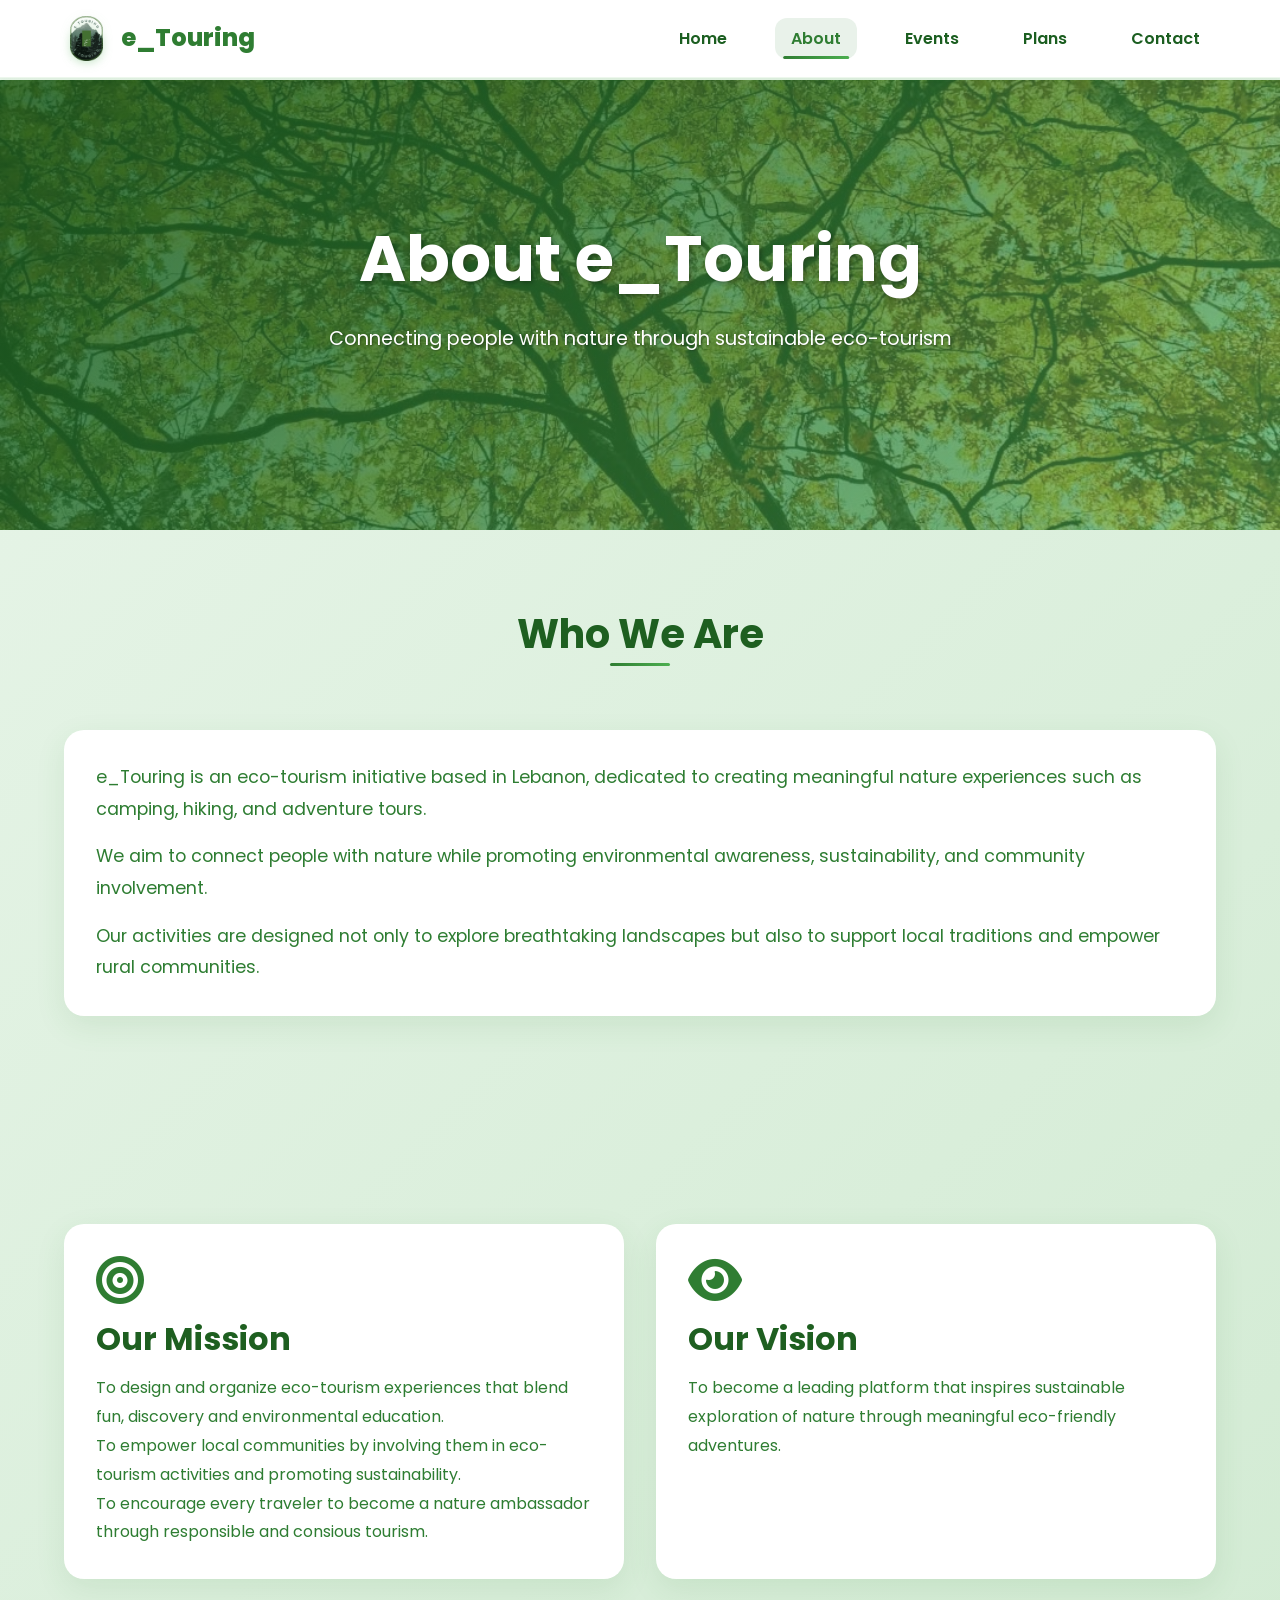
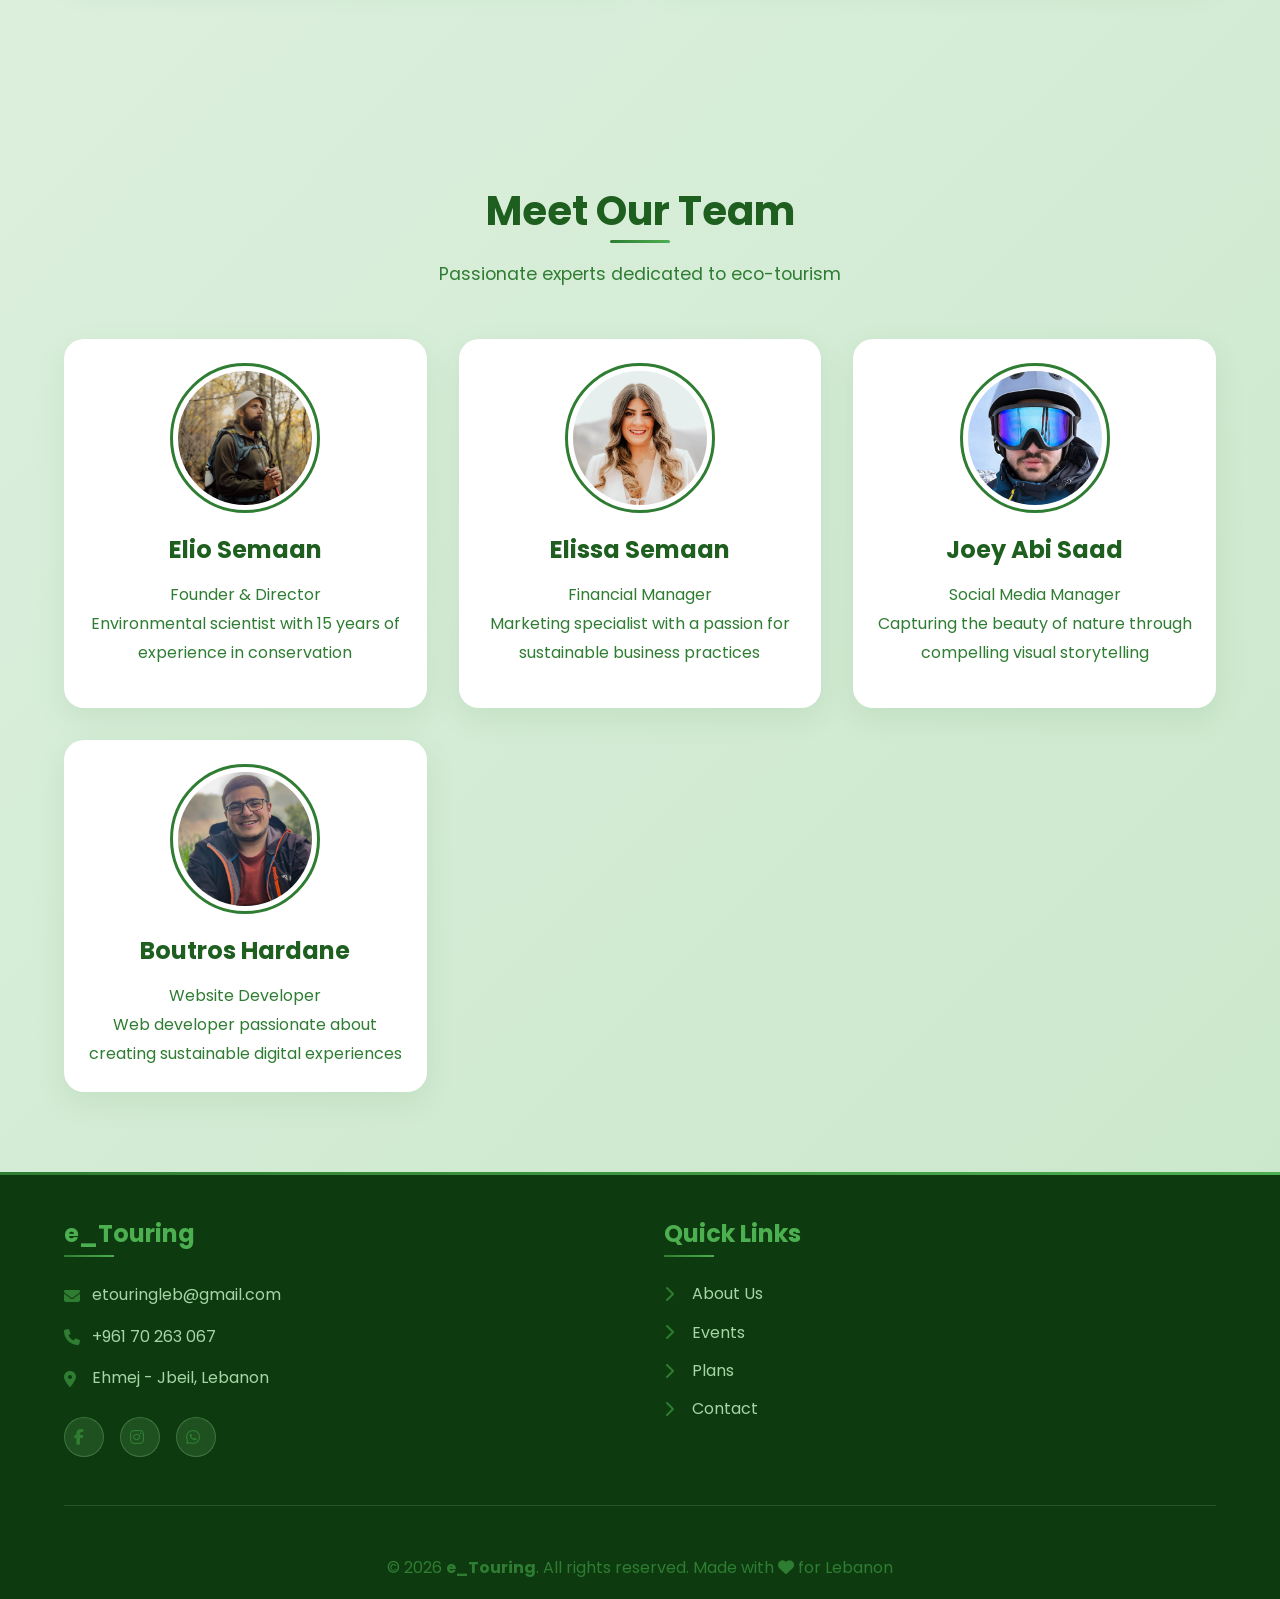
<file: about.html>
﻿<!DOCTYPE html>
<html lang="en">

<head>
    <meta charset="UTF-8">
    <meta name="viewport" content="width=device-width, initial-scale=1.0">
    <title>e_Touring | About Us</title>

    <!-- Font Awesome -->
    <link rel="stylesheet" href="https://cdnjs.cloudflare.com/ajax/libs/font-awesome/6.5.0/css/all.min.css">

    <!-- Google Fonts -->
    <link href="https://fonts.googleapis.com/css2?family=Poppins:wght@300;400;500;600;700&display=swap"
        rel="stylesheet">

    <!-- AOS Animation -->
    <link href="https://unpkg.com/aos@2.3.1/dist/aos.css" rel="stylesheet">

    <!-- Custom CSS -->
    <link rel="stylesheet" href="css/style.css">

    <style>
        .mission-vision {
            display: grid;
            grid-template-columns: 1fr 1fr;
            gap: 2rem;
            margin: 3rem 0;
        }

        .team-grid {
            display: grid;
            grid-template-columns: repeat(auto-fit, minmax(280px, 1fr));
            gap: 2rem;
            margin-top: 3rem;
        }

        .team-member {
            text-align: center;
        }

        .team-member img {
            width: 150px;
            height: 150px;
            border-radius: 50%;
            object-fit: cover;
            margin-bottom: 1rem;
            border: 3px solid var(--primary);
            padding: 5px;
        }

        .values-list {
            display: grid;
            grid-template-columns: repeat(auto-fit, minmax(200px, 1fr));
            gap: 1.5rem;
            margin: 2rem 0;
        }

        .value-item {
            text-align: center;
            padding: 2rem;
            background: var(--white);
            border-radius: var(--border-radius);
            box-shadow: var(--shadow);
        }

        .value-item i {
            font-size: 2.5rem;
            color: var(--primary);
            margin-bottom: 1rem;
        }

        @media (max-width: 768px) {
            .mission-vision {
                grid-template-columns: 1fr;
            }
        }
    </style>
</head>

<body>
    <header>
        <nav>
            <div class="logo">
                <img src="images/logo.png" alt="e-Touring Logo">
                <span>e_Touring</span>
            </div>
            <div class="menu-btn">☰</div>
            <div class="nav-links">
                <a href="index.html">Home</a>
                <a href="about.html" class="active">About</a>
                <a href="events_page.html">Events</a>
                <a href="plans_pages.html">Plans</a>
                <a href="contact_us_page.html">Contact</a>
            </div>
        </nav>
    </header>

    <main>
        <!-- Hero Section -->
        <section class="hero" style="height: 50vh; min-height: 300px;" data-aos="fade-in">
            <img src="images/about.jpeg"
                alt="Lebanon Mountains" loading="lazy">
            <div class="hero-content">
                <h1>About e_Touring</h1>
                <p>Connecting people with nature through sustainable eco-tourism</p>
            </div>
        </section>

        <!-- Who We Are -->
        <section class="section">
            <div class="section-title" data-aos="fade-up">
                <h2>Who We Are</h2>
            </div>
            <div class="card p-4" data-aos="fade-up">
                <p style="font-size: 1.1rem; line-height: 1.8;">
                    e_Touring is an eco-tourism initiative based in Lebanon, dedicated to creating meaningful nature
                    experiences such as
                    camping, hiking, and adventure tours.
                </p>

                <p style="font-size: 1.1rem; line-height: 1.8; margin-top: 1rem;">
                    We aim to connect people with nature while promoting environmental awareness, sustainability, and
                    community
                    involvement. </p>
                    <p style="font-size: 1.1rem; line-height: 1.8; margin-top: 1rem;">Our activities are designed not only to explore breathtaking landscapes but also to
                    support local
                    traditions and empower rural communities.
                </p>
            </div>
        </section>

        <!-- Mission & Vision -->
        <section class="section">
            <div class="mission-vision">
                <div class="card p-4" data-aos="fade-right">
                    <i class="fas fa-bullseye" style="font-size: 3rem; color: var(--primary); margin-bottom: 1rem;"></i>
                    <h3>Our Mission</h3>
                    <p>To design and organize eco-tourism experiences that blend fun, discovery and environmental education.</p>
                    <p>To empower local communities by involving them in eco-tourism activities and promoting sustainability.</p>
                    <p>To encourage every traveler to become a nature ambassador through responsible and consious tourism.</p>
                </div>
                <div class="card p-4" data-aos="fade-left">
                    <i class="fas fa-eye" style="font-size: 3rem; color: var(--primary); margin-bottom: 1rem;"></i>
                    <h3>Our Vision</h3>
                    <p> To become a leading platform that inspires sustainable exploration of nature through meaningful eco-friendly adventures.</p>
                </div>
            </div>
        </section>

        <!-- Our Team -->
        <section class="section">
            <div class="section-title" data-aos="fade-up">
                <h2>Meet Our Team</h2>
                <p>Passionate experts dedicated to eco-tourism</p>
            </div>
            <div class="team-grid">
                <div class="team-member card p-3" data-aos="fade-up" data-aos-delay="100">
                    <img src="images/elio.jpeg" alt="Team Member">
                    <h4>Elio Semaan</h4>
                    <p class="text-primary">Founder & Director</p>
                    <p>Environmental scientist with 15 years of experience in conservation</p>
                </div>
                <div class="team-member card p-3" data-aos="fade-up" data-aos-delay="200">
                    <img src="images/elissa.jpeg" alt="Team Member">
                    <h4>Elissa Semaan</h4>
                    <p class="text-primary">Financial Manager</p>
                    <p>Marketing specialist with a passion for sustainable business practices</p>
                    <div class="social-links" style="justify-content: center; margin-top: 1rem;">
                    </div>
                </div>
                <div class="team-member card p-3" data-aos="fade-up" data-aos-delay="300">
                    <img src="images/joey.jpeg" alt="Team Member">
                    <h4>Joey Abi Saad</h4>
                    <p class="text-primary">Social Media Manager</p>
                    <p>Capturing the beauty of nature through compelling visual storytelling</p>
                </div><div class="team-member card p-3" data-aos="fade-up" data-aos-delay="300">
                    <img src="images/boutros.jpg" alt="Team Member">
                    <h4>Boutros Hardane</h4>
                    <p class="text-primary">Website Developer</p>
                    <p>Web developer passionate about creating sustainable digital experiences</p>
                </div>
            </div>
        </section>

    <footer>
        <div class="footer-content">
            <div class="footer-section">
                <h4>e_Touring</h4>
                <p>
                    <i class="fas fa-envelope"></i>
                    <a href="mailto:etouringleb@gmail.com">etouringleb@gmail.com</a>
                </p>

                <p>
                    <i class="fas fa-phone"></i>
                    <a href="tel:+96170263067">+961 70 263 067</a>
                </p>
                <p><i class="fas fa-location-dot"></i> Ehmej - Jbeil, Lebanon</p>
                <div class="social-links">
                    <a href="#" aria-label="Facebook"><i class="fab fa-facebook-f"></i></a>
                    <a href="https://www.instagram.com/e_touring_?igsh=MXhhd24xaDJueTU4cA==" aria-label="Instagram"><i class="fab fa-instagram"></i></a>
                    <a href="https://whatsapp.com/channel/0029VbBjT8wEKyZH0PKo1I3C" aria-label="WhatsApp"><i class="fab fa-whatsapp"></i></a>
                </div>
            </div>
            <div class="footer-section">
                <h4>Quick Links</h4>
                <ul class="footer-links">
                    <li><a href="about.html"><i class="fas fa-chevron-right"></i> About Us</a></li>
                    <li><a href="events_page.html"><i class="fas fa-chevron-right"></i> Events</a></li>
                    <li><a href="plans_pages.html"><i class="fas fa-chevron-right"></i> Plans</a></li>
                    <li><a href="contact_us_page.html"><i class="fas fa-chevron-right"></i> Contact</a></li>
                </ul>
            </div>
        </div>
        <div class="footer-bottom">
            <p>© 2026 <strong>e_Touring</strong>. All rights reserved. Made with <i class="fas fa-heart"
                    style="color: var(--primary);"></i> for Lebanon</p>
        </div>
    </footer>

    <script src="https://unpkg.com/aos@2.3.1/dist/aos.js"></script>
    <script src="js/script.js"></script>
</body>

</html>
</file>
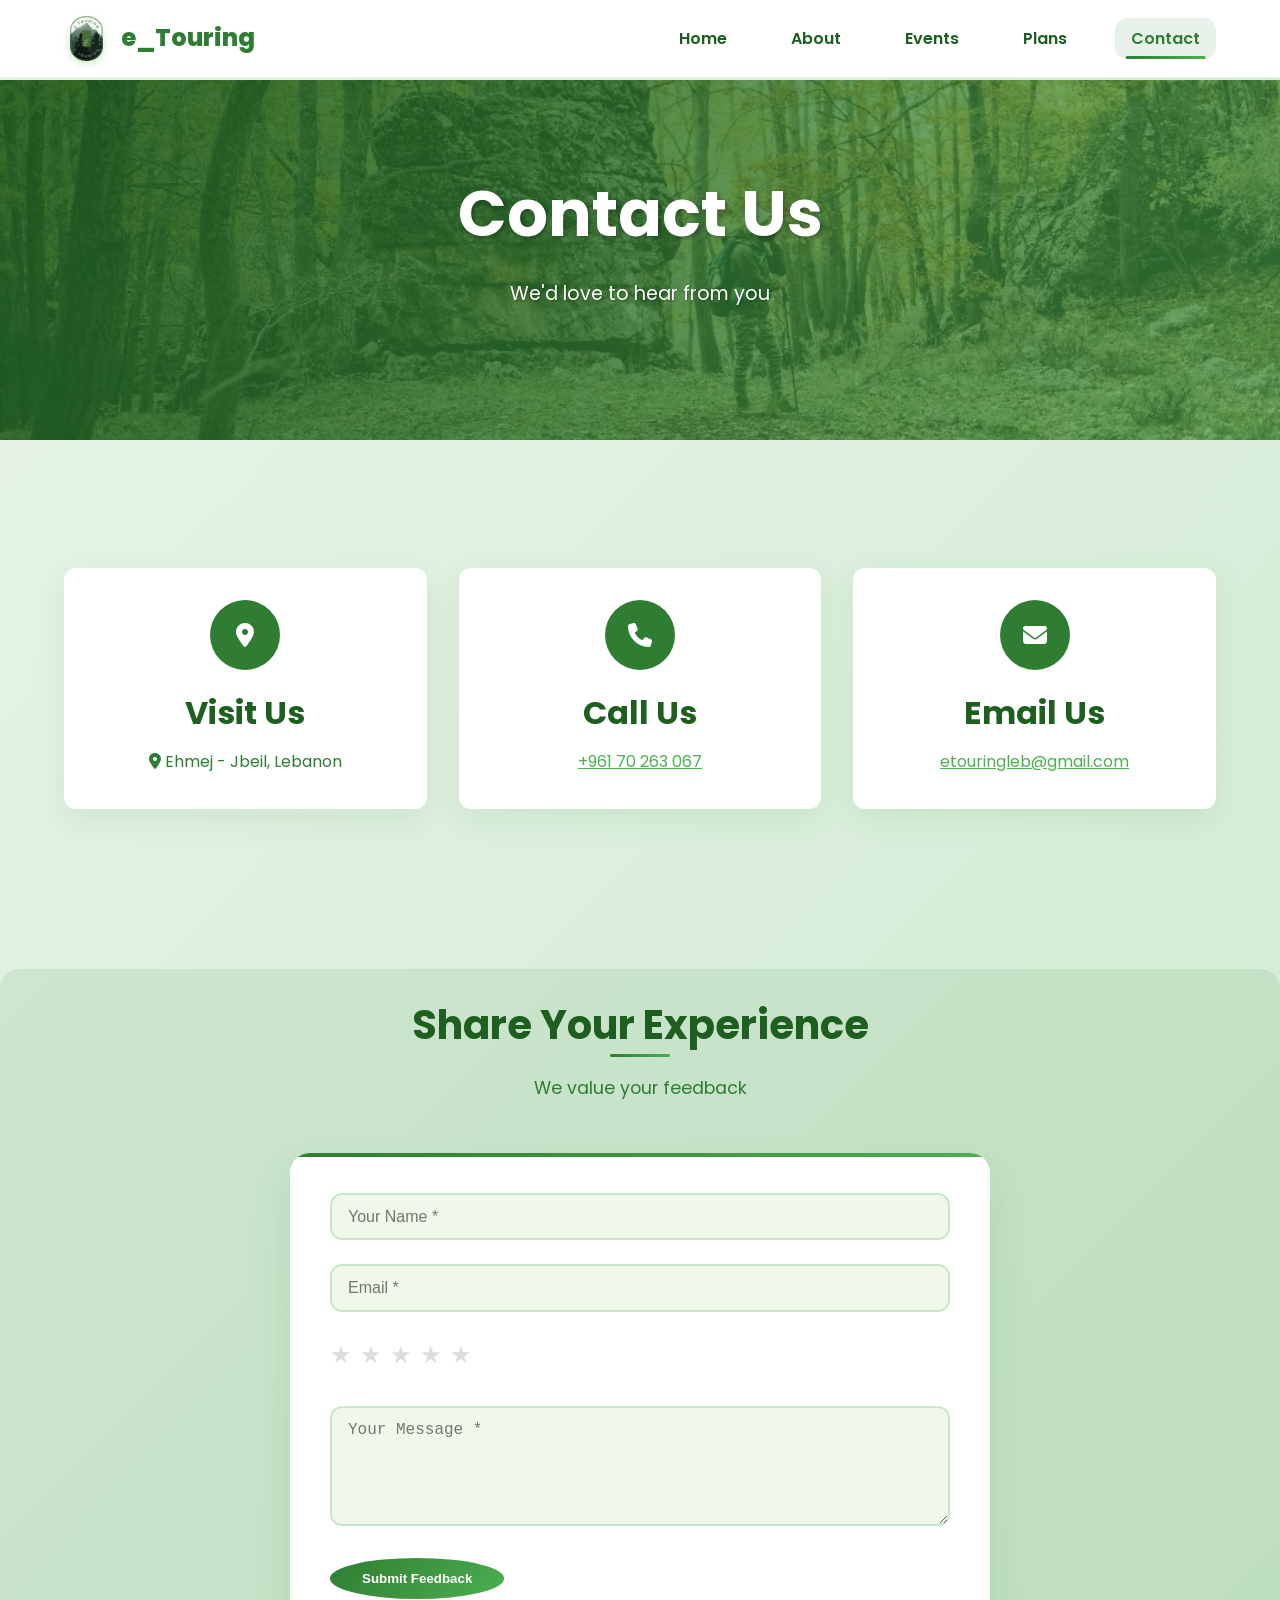
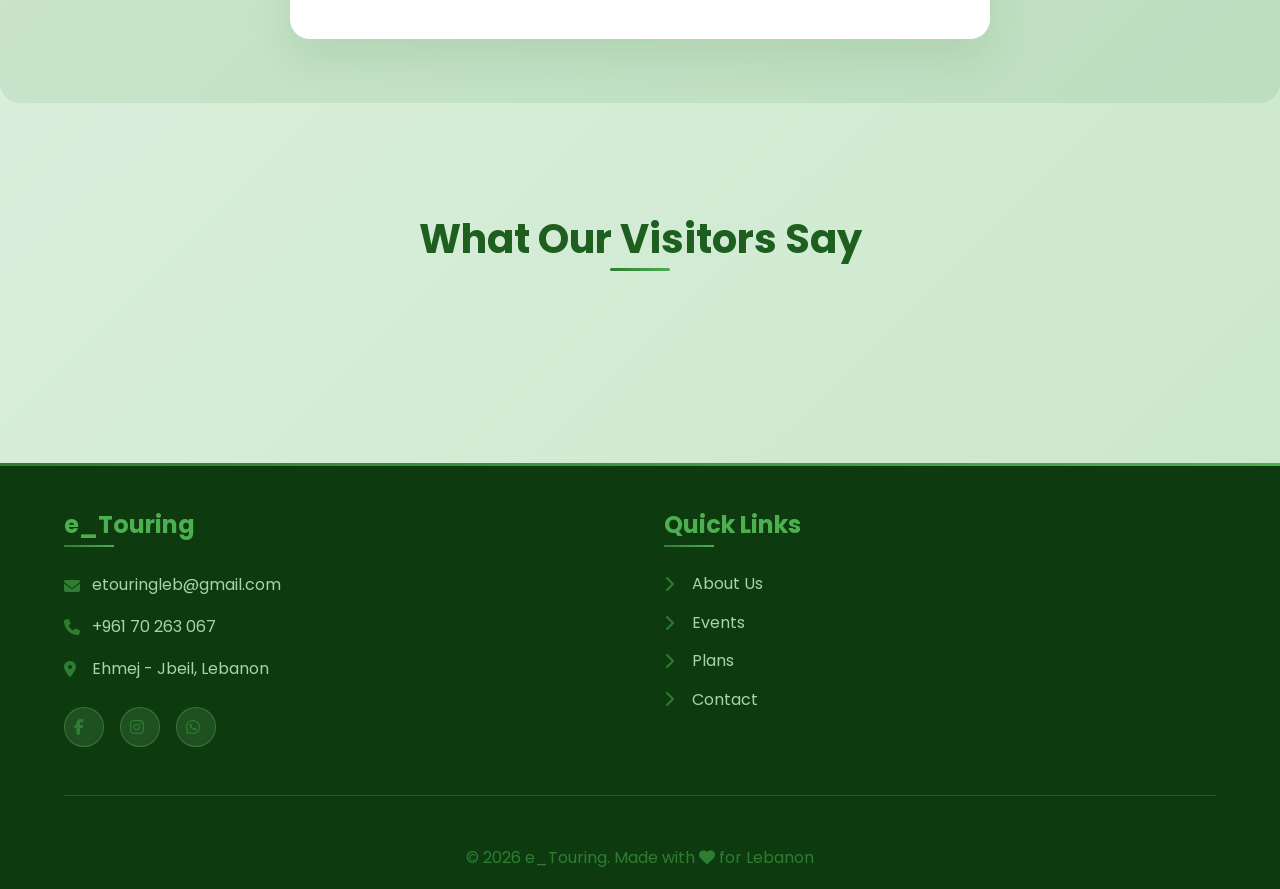
<file: contact_us_page.html>
﻿<!DOCTYPE html>
<html lang="en">

<head>
    <meta charset="UTF-8">
    <meta name="viewport" content="width=device-width, initial-scale=1.0">
    <title>e_Touring | Contact</title>
    <link rel="icon" type="image/png" href="images/logo.png">
    <link rel="stylesheet" href="https://cdnjs.cloudflare.com/ajax/libs/font-awesome/6.5.0/css/all.min.css">
    <link href="https://fonts.googleapis.com/css2?family=Poppins:wght@300;400;500;600;700&display=swap"
        rel="stylesheet">
    <link href="https://unpkg.com/aos@2.3.1/dist/aos.css" rel="stylesheet">
    <link rel="stylesheet" href="css/style.css">
    <style>
        .contact-info {
            display: grid;
            grid-template-columns: repeat(auto-fit, minmax(250px, 1fr));
            gap: 2rem;
            margin: 3rem 0;
        }

        .contact-card {
            background: white;
            padding: 2rem;
            border-radius: 12px;
            text-align: center;
            box-shadow: var(--shadow);
        }

        .contact-icon {
            width: 70px;
            height: 70px;
            background: var(--primary);
            color: white;
            border-radius: 50%;
            display: flex;
            align-items: center;
            justify-content: center;
            margin: 0 auto 1.5rem;
            font-size: 1.5rem;
        }

        .feedback-section {
            background: var(--primary-bg);
            border-radius: 20px;
            padding: 2rem;
            margin: 2rem 0;
        }

        .volunteer-section {
            background: var(--primary-bg);
            border-radius: 20px;
            padding: 2rem;
            margin: 2rem 0;
        }

        .rating-input {
            display: flex;
            gap: 0.5rem;
            flex-direction: row-reverse;
            justify-content: flex-end;
        }

        .rating-input input {
            display: none;
        }

        .rating-input label {
            font-size: 1.5rem;
            color: #ddd;
            cursor: pointer;
        }

        .rating-input label:hover,
        .rating-input label:hover~label,
        .rating-input input:checked~label {
            color: #ffc107;
        }
    </style>
</head>

<body>
    <header>
        <nav>
            <div class="logo"><img src="images/logo.png"><span>e_Touring</span></div>
            <div class="menu-btn">☰</div>
            <div class="nav-links">
                <a href="index.html">Home</a><a href="about.html">About</a>
                <a href="events_page.html">Events</a><a href="plans_pages.html">Plans</a>
                <a href="contact_us_page.html" class="active">Contact</a>
            </div>
        </nav>
    </header>

    <main>
        <!-- ✅ Fixed -->
        <section class="hero" style="height: 40vh; min-height: 300px;">
            <img src="images/contact.jpeg">
            <div class="hero-content">
                <h1>Contact Us</h1>
                <p>We'd love to hear from you</p>
            </div>
        </section>

        <section class="section">
            <div class="contact-info">
                <div class="contact-card">
                    <div class="contact-icon"><i class="fas fa-map-marker-alt"></i></div>
                    <h3>Visit Us</h3>
                    <p><i class="fas fa-location-dot"></i> <a href="https://maps.app.goo.gl/HGbHQkasbUuaYS6r9"
                            target="_blank" style="color: inherit; text-decoration: none;">Ehmej - Jbeil, Lebanon</a>
                    </p>
                </div>
                <div class="contact-card">
                    <div class="contact-icon"><i class="fas fa-phone"></i></div>
                    <h3>Call Us</h3>
                    <p><a href="tel:+96170263067" style="color: var(--primary-light);">+961 70 263 067</a></p>
                </div>
                <div class="contact-card">
                    <div class="contact-icon"><i class="fas fa-envelope"></i></div>
                    <h3>Email Us</h3>
                    <p><a href="mailto:etouringleb@gmail.com" style="color: var(--primary-light);">etouringleb@gmail.com</a></p>
                </div>
            </div>
        </section>

        <section class="feedback-section">
            <div class="section-title">
                <h2>Share Your Experience</h2>
                <p>We value your feedback</p>
            </div>
            <div class="form-container" style="max-width: 700px;">
                <form id="feedbackForm">
                    <div class="form-group"><input type="text" id="fbName" placeholder="Your Name *"
                            class="form-control" required></div>
                    <div class="form-group"><input type="email" id="fbEmail" placeholder="Email *" class="form-control"
                            required></div>
                    <div class="form-group">
                        <div class="rating-input">
                            <input type="radio" name="rating" value="5" id="star5"><label for="star5">★</label>
                            <input type="radio" name="rating" value="4" id="star4"><label for="star4">★</label>
                            <input type="radio" name="rating" value="3" id="star3"><label for="star3">★</label>
                            <input type="radio" name="rating" value="2" id="star2"><label for="star2">★</label>
                            <input type="radio" name="rating" value="1" id="star1"><label for="star1">★</label>
                        </div>
                    </div>
                    <div class="form-group"><textarea id="fbMessage" rows="4" placeholder="Your Message *"
                            class="form-control" required></textarea></div>
                    <button type="submit" class="btn">Submit Feedback</button>
                </form>
                <div id="feedbackMessage" style="display:none"></div>
            </div>
        </section>

        <section class="section">
            <div class="section-title">
                <h2>What Our Visitors Say</h2>
            </div>
            <div id="feedbackList" class="testimonials"></div>
        </section>
    </main>

    <footer>
        <div class="footer-content">
            <div class="footer-section">
                <h4>e_Touring</h4>
                <p><i class="fas fa-envelope"></i> <a href="mailto:etouringleb@gmail.com">etouringleb@gmail.com</a></p>
                <p><i class="fas fa-phone"></i> <a href="tel:+96170263067">+961 70 263 067</a></p>
                <p><i class="fas fa-location-dot"></i> Ehmej - Jbeil, Lebanon</p>
                <div class="social-links">
                    <a href="#"><i class="fab fa-facebook-f"></i></a>
                    <a href="https://www.instagram.com/e_touring_?igsh=MXhhd24xaDJueTU4cA=="><i
                            class="fab fa-instagram"></i></a>
                    <a href="https://whatsapp.com/channel/0029VbBjT8wEKyZH0PKo1I3C"><i class="fab fa-whatsapp"></i></a>
                </div>
            </div>
            <div class="footer-section">
                <h4>Quick Links</h4>
                <ul class="footer-links">
                    <li><a href="about.html"><i class="fas fa-chevron-right"></i> About Us</a></li>
                    <li><a href="events_page.html"><i class="fas fa-chevron-right"></i> Events</a></li>
                    <li><a href="plans_pages.html"><i class="fas fa-chevron-right"></i> Plans</a></li>
                    <li><a href="contact_us_page.html"><i class="fas fa-chevron-right"></i> Contact</a></li>
                </ul>
            </div>
        </div>
        <div class="footer-bottom">
            <p>© 2026 e_Touring. Made with <i class="fas fa-heart"></i> for Lebanon</p>
        </div>
    </footer>

    <script src="https://unpkg.com/aos@2.3.1/dist/aos.js"></script>
    <script src="config.js"></script>
    <script src="js/script.js"></script>
    <script>
        async function loadPlansForVolunteerSelect() {
            const select = document.getElementById('volPlanSelect');
            if (!select) return;

            try {
                const res = await fetch(`${window.API_BASE_URL}/api/plans`);
                const plans = await res.json();
                if (!Array.isArray(plans) || plans.length === 0) return;

                const optionsHtml = plans
                    .filter(p => p && (p.name || p.title))
                    .map(p => {
                        const name = String(p.name || p.title);
                        const safe = escapeHtml(name);
                        return `<option value="${safe}">${safe}</option>`;
                    })
                    .join('');

                select.insertAdjacentHTML('beforeend', optionsHtml);
            } catch (e) {
                // UI only: leave default option.
            }
        }

        async function loadFeedback() {
            const res = await fetch(`${window.API_BASE_URL}/api/feedback`);
            const list = await res.json();
            document.getElementById('feedbackList').innerHTML = list.map(f => `
                <div class="testimonial-card"><p>"${escapeHtml(f.message)}"</p><div class="testimonial-author"><div><h4>${escapeHtml(f.name)}</h4><p>${'★'.repeat(f.rating)}${'☆'.repeat(5 - f.rating)}</p></div></div></div>
            `).join('');
        }

        document.getElementById('volunteerInterestForm')?.addEventListener('submit', (e) => {
            e.preventDefault();

            // Per requirement: draw the page only; save does nothing.
            const note = document.getElementById('volunteerNote');
            if (note) {
                note.style.display = 'block';
                note.style.background = 'rgba(255, 255, 255, 0.9)';
                note.style.borderRadius = '12px';
                note.style.padding = '0.75rem 1rem';
                note.style.boxShadow = 'var(--shadow-sm)';
                note.innerHTML = '<i class="fas fa-check-circle" style="color: var(--primary);"></i> Thanks. Your volunteer interest is noted (not submitted yet).';
                setTimeout(() => { note.style.display = 'none'; }, 4000);
            }

            e.target.reset();
        });

        document.getElementById('feedbackForm').addEventListener('submit', async (e) => {
            e.preventDefault();
            const rating = document.querySelector('input[name="rating"]:checked')?.value || 5;
            const res = await fetch(`${window.API_BASE_URL}/api/feedback`, {
                method: 'POST', headers: { 'Content-Type': 'application/json' },
                body: JSON.stringify({ name: document.getElementById('fbName').value, email: document.getElementById('fbEmail').value, rating: parseInt(rating), message: document.getElementById('fbMessage').value })
            });
            if (res.ok) { alert('Thank you! Your feedback will appear after approval.'); document.getElementById('feedbackForm').reset(); loadFeedback(); }
            else alert('Error submitting');
        });

        function escapeHtml(str) { if (!str) return ''; return str.replace(/[&<>]/g, m => m === '&' ? '&amp;' : m === '<' ? '&lt;' : '&gt;'); }
        loadFeedback();
        loadPlansForVolunteerSelect();
    </script>
</body>

</html>
</file>
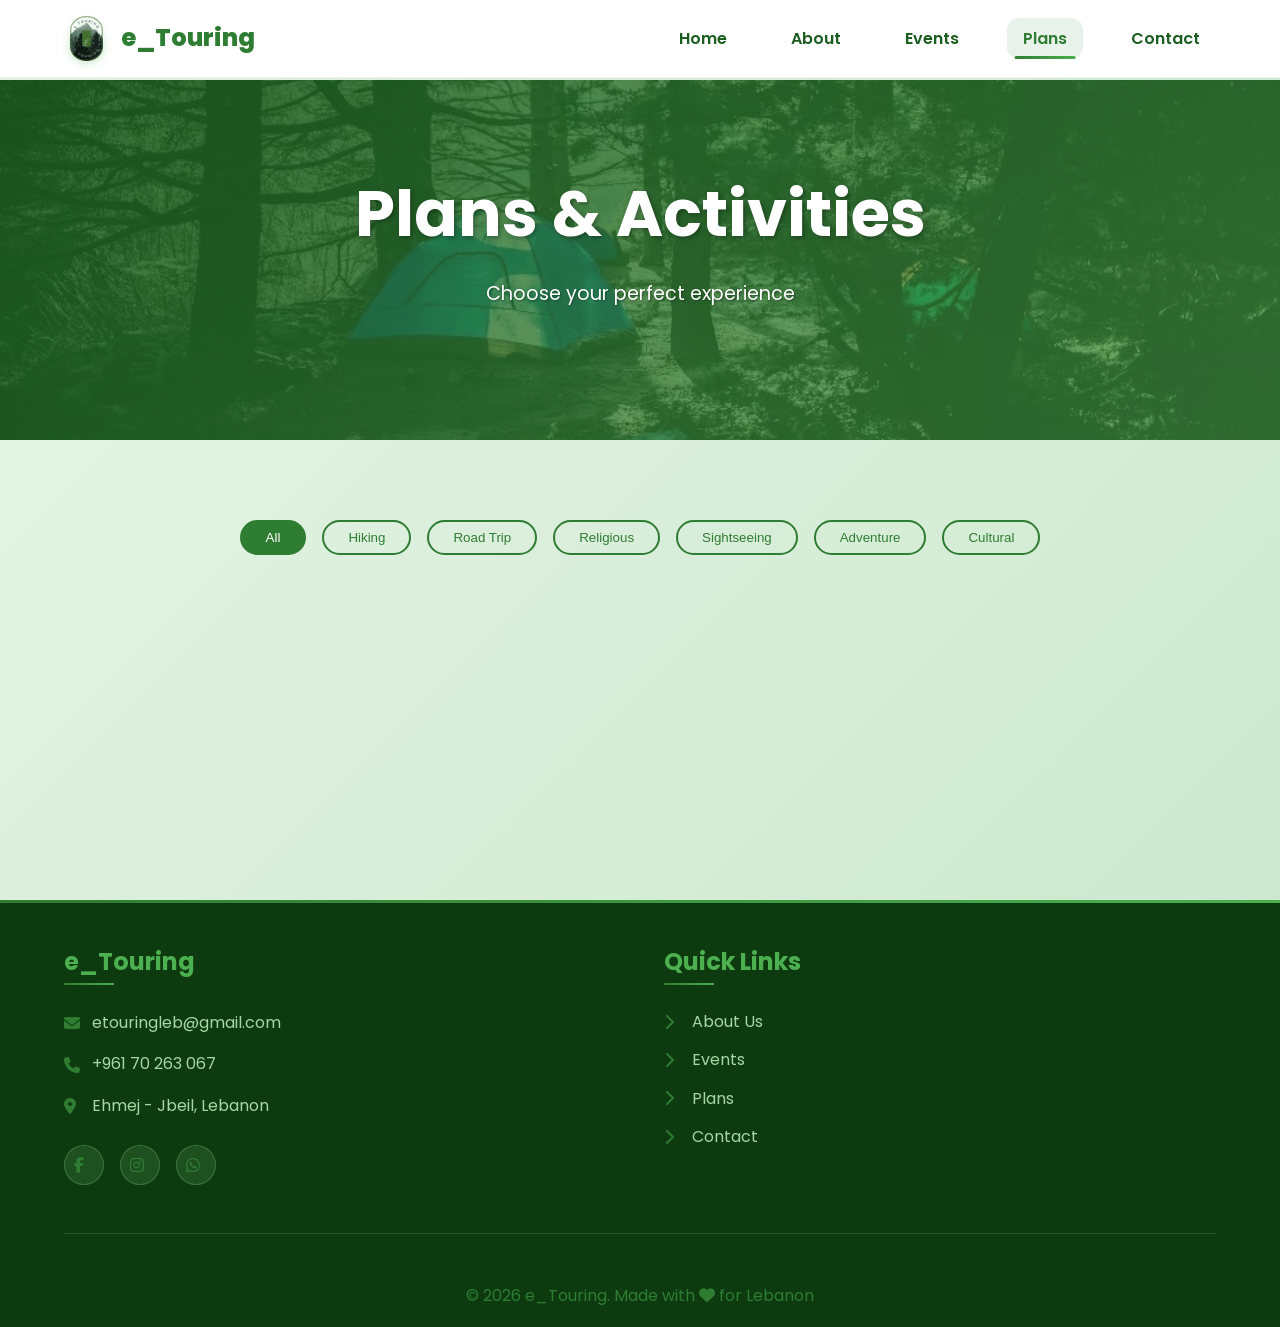
<file: plans_pages.html>
﻿<!DOCTYPE html>
<html lang="en">

<head>
    <meta charset="UTF-8">
    <meta name="viewport" content="width=device-width, initial-scale=1.0">
    <title>e_Touring | Plans</title>
    <link rel="icon" type="image/png" href="images/logo.png">
    <link rel="stylesheet" href="https://cdnjs.cloudflare.com/ajax/libs/font-awesome/6.5.0/css/all.min.css">
    <link href="https://fonts.googleapis.com/css2?family=Poppins:wght@300;400;500;600;700&display=swap"
        rel="stylesheet">
    <link href="https://unpkg.com/aos@2.3.1/dist/aos.css" rel="stylesheet">
    <link rel="stylesheet" href="css/style.css">
    <style>
        .filter-buttons {
            display: flex;
            justify-content: center;
            gap: 1rem;
            margin-bottom: 2rem;
            flex-wrap: wrap;
        }

        .filter-btn {
            padding: 0.5rem 1.5rem;
            border: 2px solid var(--primary);
            background: transparent;
            color: var(--primary);
            border-radius: 30px;
            cursor: pointer;
        }

        .filter-btn:hover,
        .filter-btn.active {
            background: var(--primary);
            color: white;
        }

        .plan-card {
            background: white;
            border-radius: 20px;
            overflow: hidden;
            box-shadow: var(--shadow);
            transition: all 0.3s;
            height: 100%;
        }

        .plan-img {
            width: 100%;
            height: 200px;
            object-fit: cover;
            display: block;
        }

        .plan-card:hover {
            transform: translateY(-5px);
            box-shadow: var(--shadow-lg);
        }

        .plan-icon {
            background: var(--primary-bg);
            padding: 1.5rem;
            text-align: center;
        }

        .plan-icon i {
            font-size: 2.5rem;
            color: var(--primary);
        }

        .plan-content {
            padding: 1.5rem;
        }

        .plan-features {
            list-style: none;
            margin: 1rem 0;
        }

        .plan-features li {
            padding: 0.25rem 0;
            display: flex;
            align-items: center;
            gap: 0.5rem;
        }

        .plan-features i {
            color: var(--primary);
        }
    </style>
</head>

<body>
    <header>
        <nav>
            <div class="logo"><img src="images/logo.png"><span>e_Touring</span></div>
            <div class="menu-btn">☰</div>
            <div class="nav-links">
                <a href="index.html">Home</a><a href="about.html">About</a>
                <a href="events_page.html">Events</a><a href="plans_pages.html" class="active">Plans</a>
                <a href="contact_us_page.html">Contact</a>
            </div>
        </nav>
    </header>

    <main>
        <section class="hero" style="height: 40vh; min-height: 300px;">
            <img src="images/plan.jpeg" alt="Plans">
            <div class="hero-content">
                <h1>Plans & Activities</h1>
                <p>Choose your perfect experience</p>
            </div>
        </section>

        <section class="section">
            <div class="filter-buttons" id="filterButtons">
                <button class="filter-btn active" data-category="all">All</button>
                <button class="filter-btn" data-category="Hiking">Hiking</button>
                <button class="filter-btn" data-category="Road trip">Road Trip</button>
                <button class="filter-btn" data-category="Religious Tour">Religious</button>
                <button class="filter-btn" data-category="Sightseeing">Sightseeing</button>
                <button class="filter-btn" data-category="Adventure">Adventure</button>
                <button class="filter-btn" data-category="Cultural">Cultural</button>
            </div>
            <div class="grid-3" id="plansGrid"></div>
        </section>
    </main>

    <footer>
        <div class="footer-content">
            <div class="footer-section">
                <h4>e_Touring</h4>
                <p><i class="fas fa-envelope"></i> <a href="mailto:etouringleb@gmail.com">etouringleb@gmail.com</a></p>
                <p><i class="fas fa-phone"></i> <a href="tel:+96170263067">+961 70 263 067</a></p>
                <p><i class="fas fa-location-dot"></i> Ehmej - Jbeil, Lebanon</p>
                <div class="social-links">
                    <a href="#"><i class="fab fa-facebook-f"></i></a>
                    <a href="https://www.instagram.com/e_touring_?igsh=MXhhd24xaDJueTU4cA=="><i
                            class="fab fa-instagram"></i></a>
                    <a href="https://whatsapp.com/channel/0029VbBjT8wEKyZH0PKo1I3C"><i class="fab fa-whatsapp"></i></a>
                </div>
            </div>
            <div class="footer-section">
                <h4>Quick Links</h4>
                <ul class="footer-links">
                    <li><a href="about.html"><i class="fas fa-chevron-right"></i> About Us</a></li>
                    <li><a href="events_page.html"><i class="fas fa-chevron-right"></i> Events</a></li>
                    <li><a href="plans_pages.html"><i class="fas fa-chevron-right"></i> Plans</a></li>
                    <li><a href="contact_us_page.html"><i class="fas fa-chevron-right"></i> Contact</a></li>
                </ul>
            </div>
        </div>
        <div class="footer-bottom">
            <p>© 2026 e_Touring. Made with <i class="fas fa-heart"></i> for Lebanon</p>
        </div>
    </footer>

    <script src="https://unpkg.com/aos@2.3.1/dist/aos.js"></script>
    <script src="config.js"></script>
    <script src="js/script.js"></script>
    <script>
        let allPlans = [];
        function bookViaWhatsApp(planName) { window.open(`https://wa.me/96170263067?text=${encodeURIComponent('Hello! Interested in: ' + planName)}`, '_blank'); }

        async function loadPlans() {
            const res = await fetch(`${window.API_BASE_URL}/api/plans`);
            allPlans = await res.json();
            renderPlans('all');
        }

        function renderPlans(category) {
            let filtered = category === 'all' ? allPlans : allPlans.filter(p => p.category === category);
            const container = document.getElementById('plansGrid');
            if (filtered.length === 0) { container.innerHTML = '<p class="text-center">No plans found</p>'; return; }

            function resolvePublicImageUrl(url) {
                if (!url) return '';
                if (/^https?:\/\//i.test(url)) return url;
                if (String(url).startsWith('/uploads/')) return `${window.API_BASE_URL}${url}`;
                return url;
            }

            container.innerHTML = filtered.map(plan => `
                <div class="plan-card">
                    ${plan.image ? `<img class="plan-img" src="${resolvePublicImageUrl(plan.image)}" alt="${escapeHtml(plan.name)}" loading="lazy">` : ''}
                    <div class="plan-icon"><i class="fas ${getIcon(plan.category)}"></i></div>
                    <div class="plan-content">
                        <h3>${escapeHtml(plan.name)}</h3>
                        <p><i class="fas fa-map-marker-alt"></i> ${plan.location || 'Lebanon'}</p>
                        <p><i class="fas fa-clock"></i> ${plan.duration || 'Flexible'}</p>
                        <ul class="plan-features">${plan.features?.slice(0, 3).map(f => `<li><i class="fas fa-check-circle"></i> ${escapeHtml(f)}</li>`).join('') || ''}</ul>
                        <button class="btn" onclick="bookViaWhatsApp('${escapeHtml(plan.name)}')"><i class="fab fa-whatsapp"></i> Inquire</button>
                    </div>
                </div>
            `).join('');
        }

        function getIcon(cat) {
            const icons = { 'Hiking': 'fa-hiking', 'Road trip': 'fa-car', 'Religious Tour': 'fa-church', 'Sightseeing': 'fa-landmark', 'Adventure': 'fa-mountain', 'Cultural': 'fa-mask' };
            return icons[cat] || 'fa-tree';
        }

        function escapeHtml(str) { if (!str) return ''; return str.replace(/[&<>]/g, m => m === '&' ? '&amp;' : m === '<' ? '&lt;' : '&gt;'); }

        document.querySelectorAll('.filter-btn').forEach(btn => {
            btn.addEventListener('click', function () {
                document.querySelectorAll('.filter-btn').forEach(b => b.classList.remove('active'));
                this.classList.add('active');
                renderPlans(this.dataset.category);
            });
        });

        loadPlans();
    </script>
</body>

</html>
</file>
<file: css/style.css>
/* ===== CSS RESET & GREEN PALETTE VARIABLES ===== */
:root {
    /* Primary Green Colors */
    --primary: #2f7d32;
    --primary-dark: #1e5f20;
    --primary-light: #4caf50;
    --primary-bg: rgba(47, 125, 50, 0.1);
    --primary-gradient: linear-gradient(135deg, #2f7d32 0%, #4caf50 100%);
    --primary-gradient-light: linear-gradient(135deg, #4caf50 0%, #81c784 100%);

    /* Secondary Green/Gold Colors */
    --secondary: #ffb74d;
    --secondary-dark: #f57c00;
    --secondary-light: #ffe0b2;
    --accent: #66bb6a;
    --accent-dark: #43a047;
    --accent-light: #81c784;

    /* Earthy & Green Neutrals */
    --dark: #1b5e20;
    --darker: #0d3b0f;
    --forest: #2e7d32;
    --mint: #c8e6c9;
    --sage: #a5d6a7;
    --olive: #558b2f;
    --tea: #dcedc8;
    --honey: #fff8e1;

    /* Light Backgrounds */
    --gray: #f1f8e9;
    --gray-light: #f9fbe7;
    --gray-dark: #7cb342;
    --white: #ffffff;
    --cream: #fef9e7;
    --soft-green: #e8f5e9;

    /* Shadows - Green Tinted */
    --shadow-sm: 0 2px 4px rgba(46, 125, 50, 0.05);
    --shadow: 0 10px 30px rgba(46, 125, 50, 0.1);
    --shadow-md: 0 5px 15px rgba(46, 125, 50, 0.08);
    --shadow-lg: 0 20px 40px rgba(46, 125, 50, 0.12);
    --shadow-xl: 0 30px 60px rgba(46, 125, 50, 0.15);
    --shadow-hover: 0 15px 40px rgba(76, 175, 80, 0.25);
    --shadow-primary: 0 5px 20px rgba(76, 175, 80, 0.35);
    --shadow-inset: inset 0 2px 4px rgba(46, 125, 50, 0.05);

    /* Borders */
    --border-radius-sm: 8px;
    --border-radius: 12px;
    --border-radius-md: 16px;
    --border-radius-lg: 20px;
    --border-radius-xl: 30px;
    --border-radius-full: 50%;

    /* Transitions */
    --transition-fast: all 0.2s ease;
    --transition: all 0.3s ease;
    --transition-slow: all 0.5s ease;
    --transition-bounce: all 0.4s cubic-bezier(0.68, -0.55, 0.265, 1.55);

    /* Typography */
    --font-primary: 'Poppins', sans-serif;

    /* Layout */
    --container-width: 1400px;
    --header-height: 80px;
    --section-spacing: 5rem;
}

* {
    margin: 0;
    padding: 0;
    box-sizing: border-box;
}

html {
    scroll-behavior: smooth;
    overflow-x: hidden;
}

body {
    font-family: var(--font-primary);
    background: linear-gradient(135deg, #e8f5e9 0%, #c8e6c9 100%);
    color: var(--dark);
    line-height: 1.6;
    min-height: 100vh;
    overflow-x: hidden;
    position: relative;
}

/* ===== CUSTOM SCROLLBAR - Green Theme ===== */
::-webkit-scrollbar {
    width: 10px;
    height: 10px;
}

::-webkit-scrollbar-track {
    background: var(--gray);
    border-radius: 10px;
}

::-webkit-scrollbar-thumb {
    background: var(--primary-gradient);
    border-radius: 10px;
    transition: var(--transition);
}

::-webkit-scrollbar-thumb:hover {
    background: var(--primary-dark);
}

/* ===== SELECTION STYLING ===== */
::selection {
    background: var(--primary);
    color: var(--white);
}

::-moz-selection {
    background: var(--primary);
    color: var(--white);
}

/* ===== TYPOGRAPHY ===== */
h1,
h2,
h3,
h4,
h5,
h6 {
    font-weight: 700;
    line-height: 1.2;
    margin-bottom: 1rem;
    color: var(--primary-dark);
}

h1 {
    font-size: clamp(2rem, 5vw, 3.5rem);
}

h2 {
    font-size: clamp(1.75rem, 4vw, 2.5rem);
}

h3 {
    font-size: clamp(1.5rem, 3vw, 2rem);
}

h4 {
    font-size: clamp(1.25rem, 2.5vw, 1.5rem);
}

p {
    color: var(--forest);
    line-height: 1.8;
}

/* ===== HEADER & NAVIGATION ===== */
header {
    background: rgba(255, 255, 255, 0.98);
    backdrop-filter: blur(10px);
    box-shadow: var(--shadow-sm);
    position: fixed;
    width: 100%;
    top: 0;
    z-index: 1000;
    transition: var(--transition);
    border-bottom: 1px solid rgba(76, 175, 80, 0.1);
}

header.scrolled {
    box-shadow: var(--shadow);
    background: rgba(255, 255, 255, 0.98);
    border-bottom-color: var(--primary-light);
}

nav {
    display: flex;
    justify-content: space-between;
    align-items: center;
    padding: 1rem 5%;
    max-width: var(--container-width);
    margin: 0 auto;
}

.logo {
    display: flex;
    align-items: center;
    gap: 12px;
    font-size: 1.5rem;
    font-weight: 800;
    color: var(--primary);
    transition: var(--transition-bounce);
}

.logo img {
    width: 45px;
    height: 45px;
    object-fit: contain;
    filter: drop-shadow(0 2px 5px rgba(76, 175, 80, 0.3));
    animation: float 3s ease-in-out infinite;
}

@keyframes float {

    0%,
    100% {
        transform: translateY(0);
    }

    50% {
        transform: translateY(-5px);
    }
}

.logo:hover {
    transform: scale(1.05);
}

.nav-links {
    display: flex;
    gap: 2rem;
}

.nav-links a {
    text-decoration: none;
    color: var(--dark);
    font-weight: 600;
    padding: 0.5rem 1rem;
    border-radius: var(--border-radius);
    transition: var(--transition);
    position: relative;
}

.nav-links a::before {
    content: '';
    position: absolute;
    bottom: 0;
    left: 50%;
    transform: translateX(-50%);
    width: 0;
    height: 3px;
    background: var(--primary-gradient);
    transition: var(--transition);
    border-radius: 3px;
}

.nav-links a:hover::before {
    width: 80%;
}

.nav-links a:hover {
    color: var(--primary);
    transform: translateY(-2px);
}

.nav-links a.active {
    color: var(--primary);
    background: var(--primary-bg);
}

.nav-links a.active::before {
    width: 80%;
}

.menu-btn {
    display: none;
    font-size: 1.8rem;
    cursor: pointer;
    color: var(--primary);
    transition: var(--transition);
}

.menu-btn:hover {
    transform: scale(1.1);
}

/* ===== MAIN CONTENT ===== */
main {
    margin-top: var(--header-height);
    min-height: calc(100vh - var(--header-height));
}

.section {
    padding: var(--section-spacing) 5%;
    max-width: var(--container-width);
    margin: 0 auto;
    position: relative;
}

.section-title {
    text-align: center;
    margin-bottom: 3rem;
    position: relative;
}

.section-title h2 {
    color: var(--primary-dark);
    margin-bottom: 1rem;
    position: relative;
    display: inline-block;
    padding-bottom: 0.5rem;
}

.section-title h2::after {
    content: '';
    position: absolute;
    bottom: 0;
    left: 50%;
    transform: translateX(-50%);
    width: 60px;
    height: 3px;
    background: linear-gradient(90deg, var(--primary), var(--primary-light));
    border-radius: 3px;
    animation: expandWidth 0.6s ease;
}

@keyframes expandWidth {
    from {
        width: 0;
        opacity: 0;
    }

    to {
        width: 60px;
        opacity: 1;
    }
}

.section-title p {
    color: var(--forest);
    font-size: 1.1rem;
    max-width: 600px;
    margin: 0 auto;
}

/* ===== BUTTONS ===== */
.btn {
    display: inline-flex;
    align-items: center;
    justify-content: center;
    gap: 10px;
    padding: 0.8rem 2rem;
    background: var(--primary-gradient);
    color: var(--white);
    border: none;
    border-radius: var(--border-radius-full);
    font-weight: 600;
    text-decoration: none;
    transition: var(--transition);
    cursor: pointer;
    position: relative;
    overflow: hidden;
    z-index: 1;
}

.btn::before {
    content: '';
    position: absolute;
    top: 50%;
    left: 50%;
    width: 0;
    height: 0;
    border-radius: 50%;
    background: rgba(255, 255, 255, 0.3);
    transform: translate(-50%, -50%);
    transition: width 0.6s, height 0.6s;
    z-index: -1;
}

.btn:hover::before {
    width: 300px;
    height: 300px;
}

.btn:hover {
    transform: translateY(-3px);
    box-shadow: var(--shadow-primary);
}

.btn:active {
    transform: translateY(0);
}

.btn-outline {
    background: transparent;
    border: 2px solid var(--white);
    color: var(--white);
}

.btn-outline::before {
    background: rgba(255, 255, 255, 0.2);
}

.btn-outline:hover {
    background: var(--white);
    color: var(--primary);
    border-color: var(--white);
}

.btn-secondary {
    background: linear-gradient(135deg, var(--secondary), var(--secondary-dark));
    color: var(--white);
}

.btn-sm {
    padding: 0.5rem 1.2rem;
    font-size: 0.875rem;
}

.btn-lg {
    padding: 1rem 2.5rem;
    font-size: 1.1rem;
}

/* ===== CARDS ===== */
.card {
    background: var(--white);
    border-radius: var(--border-radius-lg);
    overflow: hidden;
    box-shadow: var(--shadow);
    transition: var(--transition-slow);
    height: 100%;
    position: relative;
}

.card::before {
    content: '';
    position: absolute;
    top: 0;
    left: 0;
    right: 0;
    height: 4px;
    background: var(--primary-gradient);
    transform: scaleX(0);
    transition: var(--transition);
    z-index: 1;
}

.card:hover::before {
    transform: scaleX(1);
}

.card:hover {
    transform: translateY(-10px);
    box-shadow: var(--shadow-xl);
}

.card-img {
    width: 100%;
    height: 250px;
    object-fit: cover;
    transition: var(--transition-slow);
}

.card:hover .card-img {
    transform: scale(1.05);
}

.card-content {
    padding: 1.5rem;
    position: relative;
}

.card-title {
    color: var(--primary);
    margin-bottom: 0.5rem;
}

/* ===== GRID SYSTEMS ===== */
.grid {
    display: grid;
    grid-template-columns: repeat(auto-fit, minmax(300px, 1fr));
    gap: 2rem;
    padding: 1rem 0;
}

.grid-2 {
    display: grid;
    grid-template-columns: repeat(2, 1fr);
    gap: 2rem;
}

.grid-3 {
    display: grid;
    grid-template-columns: repeat(3, 1fr);
    gap: 2rem;
}

.grid-4 {
    display: grid;
    grid-template-columns: repeat(4, 1fr);
    gap: 2rem;
}

/* ===== FORMS ===== */
.form-container {
    max-width: 600px;
    margin: 2rem auto;
    padding: 2.5rem;
    background: var(--white);
    border-radius: var(--border-radius-lg);
    box-shadow: var(--shadow-lg);
    position: relative;
    overflow: hidden;
}

.form-container::before {
    content: '';
    position: absolute;
    top: 0;
    left: 0;
    right: 0;
    height: 4px;
    background: var(--primary-gradient);
}

.form-group {
    margin-bottom: 1.5rem;
}

.form-group label {
    display: block;
    margin-bottom: 0.5rem;
    font-weight: 500;
    color: var(--dark);
}

.form-group label i {
    color: var(--primary);
    margin-right: 0.5rem;
}

.form-control {
    width: 100%;
    padding: 0.8rem 1rem;
    border: 2px solid var(--mint);
    border-radius: var(--border-radius);
    font-size: 1rem;
    transition: var(--transition);
    background: var(--gray);
}

.form-control:focus {
    outline: none;
    border-color: var(--primary);
    background: var(--white);
    box-shadow: 0 0 0 4px var(--primary-bg);
}

textarea.form-control {
    resize: vertical;
    min-height: 120px;
}

/* ===== HERO SECTION ===== */
.hero {
    position: relative;
    height: 80vh;
    min-height: 600px;
    display: flex;
    align-items: center;
    justify-content: center;
    text-align: center;
    color: var(--white);
    overflow: hidden;
}

.hero img {
    position: absolute;
    top: 0;
    left: 0;
    width: 100%;
    height: 100%;
    object-fit: cover;
    z-index: -2;
    animation: zoomIn 20s ease-out;
}

@keyframes zoomIn {
    from {
        transform: scale(1.1);
    }

    to {
        transform: scale(1);
    }
}

.hero::before {
    content: '';
    position: absolute;
    top: 0;
    left: 0;
    width: 100%;
    height: 100%;
    background: linear-gradient(135deg, rgba(27, 94, 32, 0.85) 0%, rgba(76, 175, 80, 0.6) 100%);
    z-index: -1;
}

.hero-content {
    max-width: 800px;
    padding: 2rem;
    animation: fadeInUp 1s ease;
}

.hero-content h1 {
    font-size: clamp(2.5rem, 6vw, 4rem);
    margin-bottom: 1.5rem;
    text-shadow: 2px 2px 4px rgba(0, 0, 0, 0.3);
    color: var(--white);
}

.hero-content p {
    font-size: 1.2rem;
    margin-bottom: 2rem;
    text-shadow: 1px 1px 2px rgba(0, 0, 0, 0.3);
    color: var(--white);
}

/* ===== TESTIMONIALS ===== */
.testimonials {
    display: grid;
    grid-template-columns: repeat(auto-fit, minmax(300px, 1fr));
    gap: 2rem;
    margin: 3rem 0;
}

.testimonial-card {
    background: var(--white);
    padding: 2rem;
    border-radius: var(--border-radius-lg);
    box-shadow: var(--shadow);
    position: relative;
    transition: var(--transition);
    cursor: pointer;
}

.testimonial-card:hover {
    transform: translateY(-5px);
    box-shadow: var(--shadow-lg);
}

.testimonial-card::before {
    content: '\201C';
    position: absolute;
    top: -10px;
    left: 20px;
    font-size: 5rem;
    color: var(--primary);
    opacity: 0.2;
    font-family: serif;
    transition: var(--transition);
}

.testimonial-card:hover::before {
    opacity: 0.4;
    transform: scale(1.1);
}

.testimonial-text {
    font-style: italic;
    margin-bottom: 1rem;
    color: var(--forest);
}

.testimonial-author {
    display: flex;
    align-items: center;
    gap: 1rem;
    margin-top: 1.5rem;
}

.testimonial-author img {
    width: 50px;
    height: 50px;
    border-radius: 50%;
    object-fit: cover;
    border: 2px solid var(--primary);
}

.testimonial-author h4 {
    color: var(--primary-dark);
    margin-bottom: 0;
}

/* ===== FOOTER ===== */
footer {
    background: var(--darker);
    color: var(--white);
    padding: 3rem 5% 1rem;
    position: relative;
    overflow: hidden;
}

footer::before {
    content: '';
    position: absolute;
    top: 0;
    left: 0;
    right: 0;
    height: 3px;
    background: var(--primary-gradient);
}

.footer-content {
    display: grid;
    grid-template-columns: repeat(auto-fit, minmax(250px, 1fr));
    gap: 3rem;
    max-width: var(--container-width);
    margin: 0 auto;
    position: relative;
    z-index: 1;
}

.footer-section h4 {
    color: var(--primary-light);
    margin-bottom: 1.5rem;
    position: relative;
    padding-bottom: 0.5rem;
}

.footer-section h4::after {
    content: '';
    position: absolute;
    bottom: 0;
    left: 0;
    width: 50px;
    height: 2px;
    background: var(--primary-gradient);
}

.footer-section p {
    margin-bottom: 0.8rem;
    display: flex;
    align-items: center;
    gap: 0.5rem;
    color: var(--sage);
}

.footer-section p a {
    color: var(--sage);
    text-decoration: none;
    transition: var(--transition);
}

.footer-section p a:hover {
    color: var(--primary-light);
}

.footer-section i {
    color: var(--primary);
    width: 20px;
}

.footer-links {
    list-style: none;
}

.footer-links li {
    margin-bottom: 0.8rem;
}

.footer-links a {
    color: var(--sage);
    text-decoration: none;
    transition: var(--transition);
    display: flex;
    align-items: center;
    gap: 0.5rem;
}

.footer-links a:hover {
    color: var(--primary-light);
    transform: translateX(8px);
}

.social-links {
    display: flex;
    gap: 1rem;
    margin-top: 1.5rem;
}

.social-links a {
    width: 40px;
    height: 40px;
    background: rgba(129, 199, 132, 0.15);
    border-radius: 50%;
    display: flex;
    align-items: center;
    justify-content: center;
    color: var(--white);
    text-decoration: none;
    transition: var(--transition);
    border: 1px solid rgba(129, 199, 132, 0.3);
}

.social-links a:hover {
    background: var(--primary);
    transform: translateY(-3px) rotate(360deg);
}

.footer-bottom {
    text-align: center;
    padding-top: 3rem;
    margin-top: 3rem;
    border-top: 1px solid rgba(129, 199, 132, 0.2);
    color: var(--sage);
}

/* ===== ANIMATIONS ===== */
@keyframes fadeInUp {
    from {
        opacity: 0;
        transform: translateY(30px);
    }

    to {
        opacity: 1;
        transform: translateY(0);
    }
}

@keyframes fadeIn {
    from {
        opacity: 0;
    }

    to {
        opacity: 1;
    }
}

@keyframes slideInLeft {
    from {
        opacity: 0;
        transform: translateX(-50px);
    }

    to {
        opacity: 1;
        transform: translateX(0);
    }
}

@keyframes slideInRight {
    from {
        opacity: 0;
        transform: translateX(50px);
    }

    to {
        opacity: 1;
        transform: translateX(0);
    }
}

/* ===== UTILITY CLASSES ===== */
.text-center {
    text-align: center;
}

.text-primary {
    color: var(--primary);
}

.text-white {
    color: var(--white);
}

.bg-primary {
    background: var(--primary);
}

.bg-white {
    background: var(--white);
}

.bg-soft-green {
    background: var(--soft-green);
}

.mt-1 {
    margin-top: 0.5rem;
}

.mt-2 {
    margin-top: 1rem;
}

.mt-3 {
    margin-top: 1.5rem;
}

.mt-4 {
    margin-top: 2rem;
}

.mt-5 {
    margin-top: 3rem;
}

.mb-1 {
    margin-bottom: 0.5rem;
}

.mb-2 {
    margin-bottom: 1rem;
}

.mb-3 {
    margin-bottom: 1.5rem;
}

.mb-4 {
    margin-bottom: 2rem;
}

.mb-5 {
    margin-bottom: 3rem;
}

.p-1 {
    padding: 0.5rem;
}

.p-2 {
    padding: 1rem;
}

.p-3 {
    padding: 1.5rem;
}

.p-4 {
    padding: 2rem;
}

.p-5 {
    padding: 3rem;
}

/* ===== NOTIFICATIONS ===== */
.notification {
    position: fixed;
    top: 100px;
    right: 20px;
    padding: 1rem 2rem;
    background: var(--primary);
    color: var(--white);
    border-radius: var(--border-radius);
    box-shadow: var(--shadow-hover);
    z-index: 1000;
    animation: slideIn 0.3s ease;
    display: flex;
    align-items: center;
    gap: 10px;
}

.notification-error {
    background: #d32f2f;
}

.notification-success {
    background: var(--primary);
}

@keyframes slideIn {
    from {
        transform: translateX(100%);
        opacity: 0;
    }

    to {
        transform: translateX(0);
        opacity: 1;
    }
}

/* ===== BACK TO TOP BUTTON ===== */
#backToTop {
    position: fixed;
    bottom: 30px;
    right: 30px;
    width: 50px;
    height: 50px;
    background: var(--primary-gradient);
    color: white;
    border: none;
    border-radius: 50%;
    cursor: pointer;
    display: none;
    z-index: 999;
    transition: var(--transition);
    box-shadow: var(--shadow);
}

#backToTop:hover {
    transform: translateY(-5px);
    box-shadow: var(--shadow-lg);
}

/* ===== LOADING SPINNER ===== */
.loading {
    display: inline-block;
    width: 20px;
    height: 20px;
    border: 2px solid rgba(255, 255, 255, 0.3);
    border-radius: 50%;
    border-top-color: white;
    animation: spin 0.8s linear infinite;
}

@keyframes spin {
    to {
        transform: rotate(360deg);
    }
}

/* ========== RESPONSIVE DESIGN ========== */

/* Large Desktop */
@media (max-width: 1200px) {
    .grid-4 {
        grid-template-columns: repeat(3, 1fr);
    }
}

/* Tablet */
@media (max-width: 992px) {

    .grid-3,
    .grid-4 {
        grid-template-columns: repeat(2, 1fr);
    }

    .grid-2 {
        grid-template-columns: 1fr;
    }

    .section {
        padding: 3rem 4%;
    }

    .hero {
        height: 60vh;
        min-height: 450px;
    }
}

/* Mobile Landscape */
@media (max-width: 768px) {
    .menu-btn {
        display: block;
    }

    .nav-links {
        position: fixed;
        top: var(--header-height);
        right: -100%;
        width: 80%;
        max-width: 350px;
        height: calc(100vh - var(--header-height));
        background: rgba(255, 255, 255, 0.98);
        backdrop-filter: blur(10px);
        flex-direction: column;
        padding: 2rem;
        transition: var(--transition);
        box-shadow: -5px 0 20px rgba(0, 0, 0, 0.1);
        z-index: 999;
    }

    .nav-links.active {
        right: 0;
    }

    .nav-links a {
        font-size: 1.1rem;
        padding: 1rem;
        width: 100%;
        text-align: center;
    }

    .nav-links a::before {
        display: none;
    }

    .hero {
        height: 70vh;
        min-height: 500px;
    }

    .hero-content h1 {
        font-size: 2rem;
    }

    .hero-content p {
        font-size: 1rem;
    }

    .grid-2,
    .grid-3,
    .grid-4 {
        grid-template-columns: 1fr;
        gap: 1.5rem;
    }

    .section {
        padding: 2rem 4%;
    }

    .section-title {
        margin-bottom: 2rem;
    }

    .newsletter-form {
        flex-direction: column;
    }

    .footer-content {
        grid-template-columns: 1fr;
        gap: 2rem;
        text-align: center;
    }

    .footer-section h4::after {
        left: 50%;
        transform: translateX(-50%);
    }

    .footer-section p {
        justify-content: center;
    }

    .footer-links a {
        justify-content: center;
    }

    .social-links {
        justify-content: center;
    }
}

/* Mobile Portrait */
@media (max-width: 576px) {
    nav {
        padding: 0.8rem 4%;
    }

    .logo span {
        font-size: 1.2rem;
    }

    .logo img {
        width: 35px;
        height: 35px;
    }

    .hero {
        height: 60vh;
        min-height: 400px;
    }

    .hero-content h1 {
        font-size: 1.5rem;
    }

    .hero-content p {
        font-size: 0.9rem;
    }

    .hero-content .btn {
        display: block;
        width: 100%;
        margin: 0.5rem 0;
    }

    .card-img {
        height: 200px;
    }

    .card-content {
        padding: 1rem;
    }

    .form-container {
        padding: 1.5rem;
        margin: 1rem;
    }

    .testimonial-card {
        padding: 1.5rem;
    }

    .notification {
        top: auto;
        bottom: 20px;
        right: 20px;
        left: 20px;
        text-align: center;
        justify-content: center;
    }
}

/* Extra Small Devices */
@media (max-width: 380px) {
    .hero-content h1 {
        font-size: 1.3rem;
    }

    .section-title h2 {
        font-size: 1.3rem;
    }

    .btn {
        padding: 0.6rem 1.2rem;
        font-size: 0.85rem;
    }
}

/* Landscape Mode for Mobile */
@media (max-width: 768px) and (orientation: landscape) {
    .hero {
        height: 100vh;
        min-height: 400px;
    }

    .nav-links {
        padding: 1rem;
    }

    .nav-links a {
        padding: 0.5rem;
        font-size: 0.9rem;
    }
}

/* High Resolution Screens */
@media (min-width: 1920px) {
    .section {
        max-width: 1600px;
    }

    .hero-content h1 {
        font-size: 4rem;
    }

    .card-img {
        height: 300px;
    }
}

/* Print Styles */
@media print {

    header,
    footer,
    .hero::before,
    .btn,
    .menu-btn,
    #backToTop {
        display: none;
    }

    body {
        background: white;
        color: black;
    }

    main {
        margin-top: 0;
    }

    .card {
        box-shadow: none;
        border: 1px solid #ddd;
        break-inside: avoid;
    }

    .section {
        padding: 1rem;
    }
}

/* ===== GREEN PALETTE SPECIFIC CLASSES ===== */
.green-badge {
    background: var(--primary-bg);
    color: var(--primary);
    padding: 0.25rem 0.75rem;
    border-radius: 20px;
    font-size: 0.75rem;
    font-weight: 600;
    display: inline-block;
}

.pricing-card {
    border: 2px solid var(--mint);
}

.pricing-card.popular {
    border-color: var(--primary);
    box-shadow: var(--shadow-primary);
}

.eco-icon {
    width: 70px;
    height: 70px;
    background: var(--primary-bg);
    border-radius: 50%;
    display: flex;
    align-items: center;
    justify-content: center;
    margin: 0 auto 1rem;
    transition: var(--transition);
}

.eco-icon i {
    font-size: 2rem;
    color: var(--primary);
}

.eco-icon:hover {
    background: var(--primary);
    transform: rotate(360deg);
}

.eco-icon:hover i {
    color: var(--white);
}
</file>
